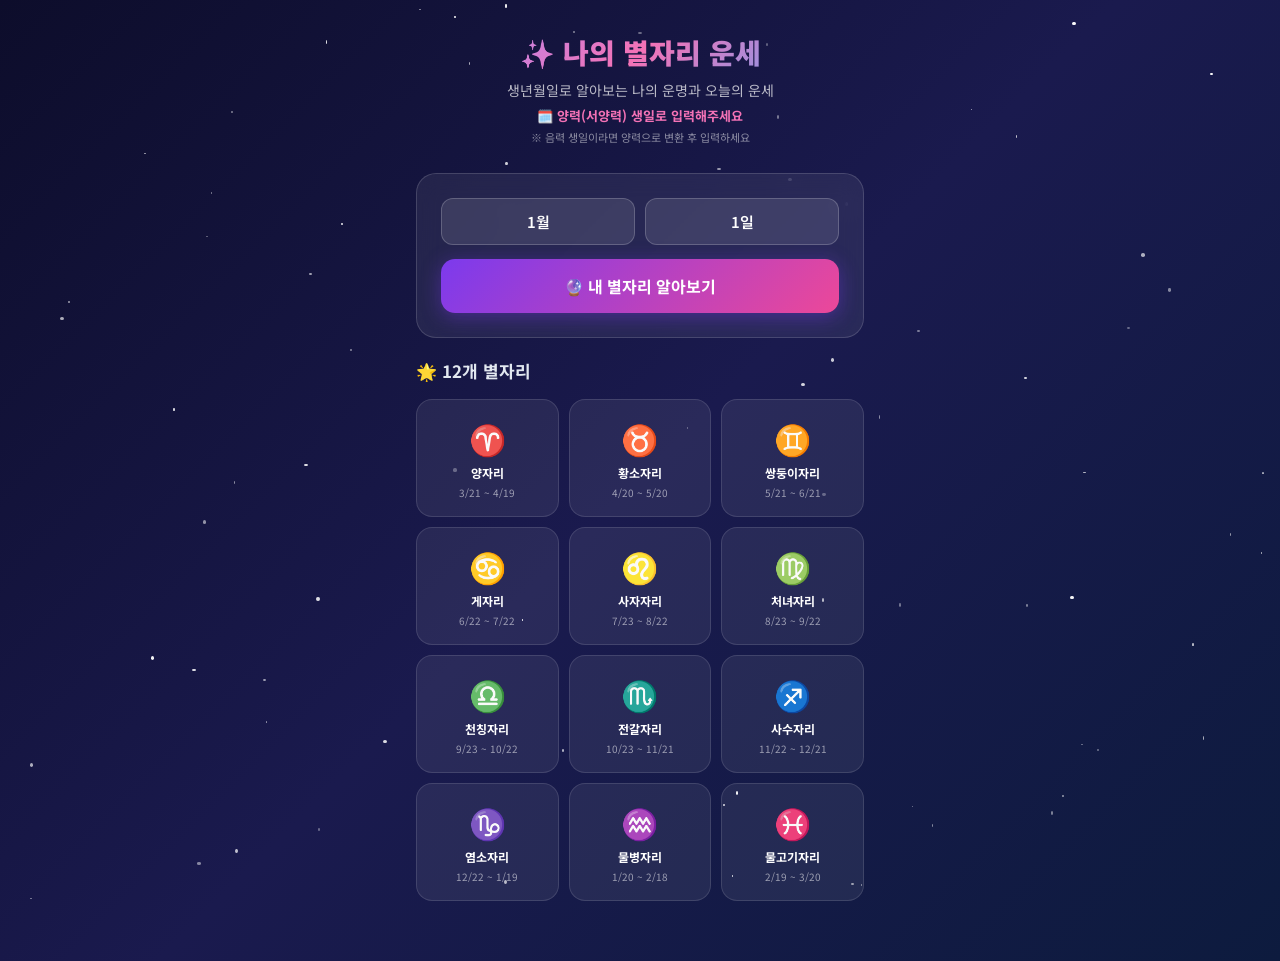
<file: index.html>
﻿<!DOCTYPE html>
<html lang="ko">
<head>
<meta charset="UTF-8" />
<meta name="viewport" content="width=device-width, initial-scale=1.0" />
<title>나의 별자리 운세 ✨</title>
<meta name="description" content="생년월일로 알아보는 나의 별자리 운세" />
<meta property="og:title" content="별자리가 말해주는 나의 운명" />
<meta property="og:description" content="태어난 날이 밝혀주는 진짜 나의 이야기 🔮 무료 운세 지금 바로 확인" />
<meta property="og:image" content="https://mind-lab-kr.github.io/star-site/star-thumbnail.jpg" />
<meta property="og:url" content="https://mind-lab-kr.github.io/star-site" />
<meta name="twitter:card" content="summary_large_image" />
<link href="https://fonts.googleapis.com/css2?family=Noto+Sans+KR:wght@400;500;700;900&display=swap" rel="stylesheet" />
<link rel="stylesheet" href="style.css" />
</head>
<body data-page="home">
<canvas id="shooting-star-canvas"></canvas>
<div id="twinkle-layer"></div>
<div class="page-wrap">

  <header class="site-header">
    <h1 class="site-title">✨ 나의 별자리 운세</h1>
    <p class="site-subtitle">생년월일로 알아보는 나의 운명과 오늘의 운세</p>
    <p class="birth-notice">🗓️ 양력(서양력) 생일로 입력해주세요</p>
    <p class="birth-sub-notice">※ 음력 생일이라면 양력으로 변환 후 입력하세요</p>
  </header>

  <div class="glass-card">
    <div class="date-select-row">
      <select id="month-select"></select>
      <select id="day-select"></select>
    </div>
    <button id="find-sign-btn" class="main-btn">🔮 내 별자리 알아보기</button>
  </div>

  <div class="section-title">🌟 12개 별자리</div>
  <div id="sign-list"></div>

</div>
<script src="data.js"></script>
<script src="app.js"></script>
</body>
</html>
</file>
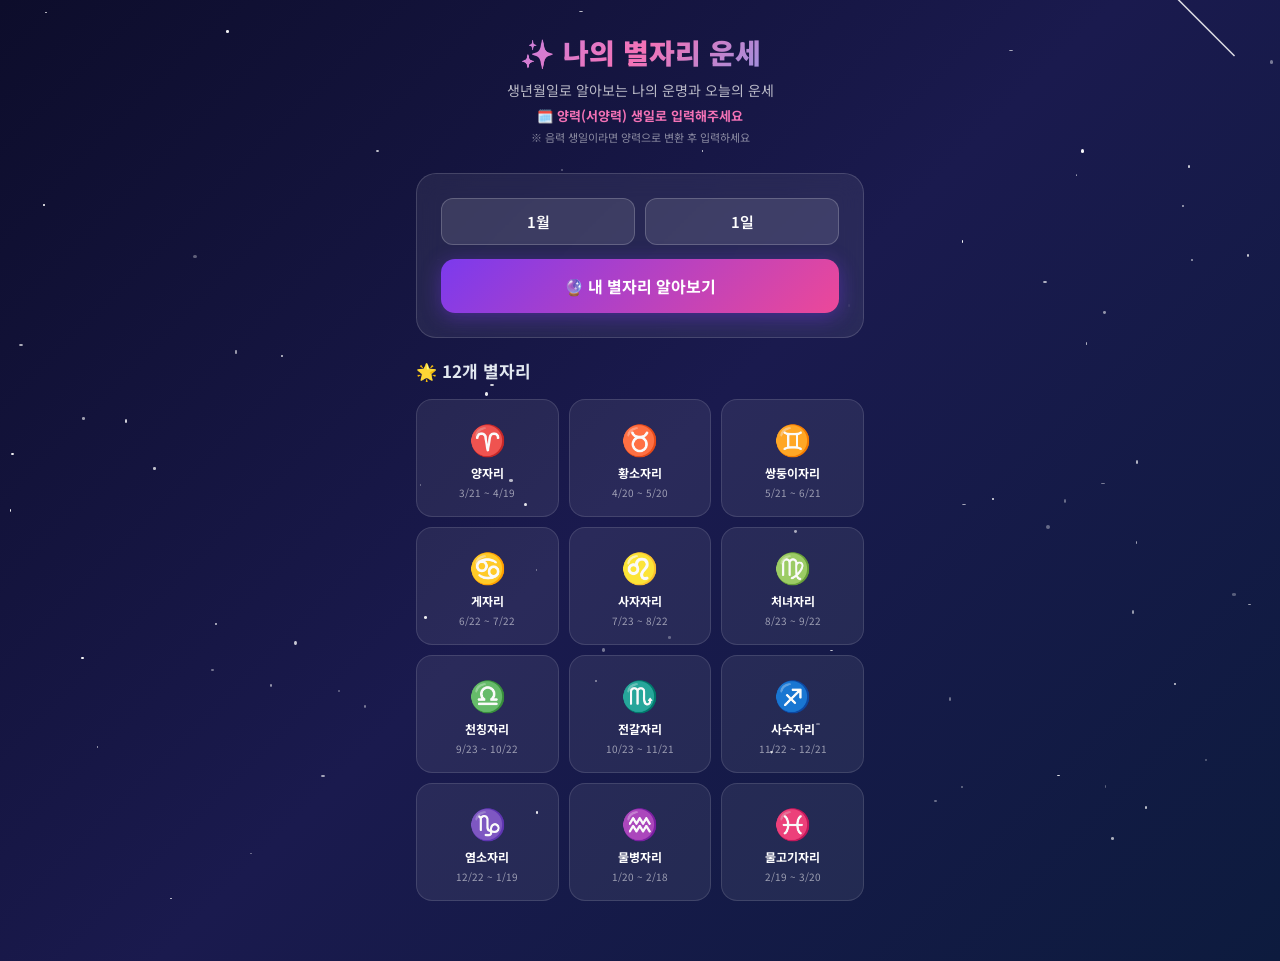
<file: result.html>
<!DOCTYPE html>
<html lang="ko">
<head>
<meta charset="UTF-8" />
<meta name="viewport" content="width=device-width, initial-scale=1.0" />
<title>별자리 결과 | 나의 별자리 운세</title>
<link href="https://fonts.googleapis.com/css2?family=Noto+Sans+KR:wght@400;500;700;900&display=swap" rel="stylesheet" />
<link rel="stylesheet" href="style.css" />
<style>
  @keyframes twinkle { from{opacity:0.3} to{opacity:1} }
  @keyframes fadeInUp {
    from { opacity: 0; transform: translateY(18px); }
    to   { opacity: 1; transform: translateY(0); }
  }

  .compat-item { padding: 10px 14px; margin-bottom: 8px; border-radius: 10px; font-size: 14px; }
  .compat-item.good { background: rgba(167,139,250,0.15); border: 1px solid rgba(167,139,250,0.3); }
  .compat-item.caution { background: rgba(251,191,36,0.1); border: 1px solid rgba(251,191,36,0.25); }
  .compat-reason { margin-top: 4px; font-size: 12px; color: rgba(255,255,255,0.65); line-height: 1.5; }

  .yearly-detail-item { margin-top: 12px; }
  .yearly-detail-label { font-size: 13px; font-weight: 700; color: #a78bfa; margin-bottom: 4px; }
  .yearly-detail-text { font-size: 13px; color: rgba(255,255,255,0.8); line-height: 1.7; }

  /* ===== 슬라이드 ===== */
  .page-wrap.slides-wrap { padding-bottom: 110px; }

  .slides-container { position: relative; }

  .slide { display: none; }
  .slide.active { display: block; animation: fadeInUp 0.45s ease; }

  .slide-progress { text-align: center; font-size: 12px; color: rgba(255,255,255,0.5); margin-bottom: 14px; }

  .slide-nav-fixed {
    position: fixed; left: 0; right: 0; bottom: 0;
    z-index: 20;
    display: flex; align-items: center; gap: 10px;
    max-width: 480px; margin: 0 auto;
    padding: 14px 16px calc(14px + env(safe-area-inset-bottom));
    background: rgba(13,13,43,0.85);
    backdrop-filter: blur(14px);
    border-top: 1px solid rgba(255,255,255,0.12);
  }

  .slide-nav-btn {
    flex: 1;
    padding: 13px;
    border-radius: 12px;
    border: none;
    font-family: 'Noto Sans KR', sans-serif;
    font-size: 14px; font-weight: 700;
    cursor: pointer;
    transition: transform 0.2s, opacity 0.2s;
  }
  .slide-nav-btn:active { transform: scale(0.97); }
  .slide-nav-btn:disabled { opacity: 0.35; cursor: default; }

  .slide-nav-btn.prev {
    background: rgba(255,255,255,0.1);
    color: #fff;
  }
  .slide-nav-btn.next {
    background: linear-gradient(135deg, #7c3aed, #ec4899);
    color: #fff;
  }

  .slide-dots { display: flex; gap: 6px; flex-shrink: 0; }
  .slide-dot { width: 6px; height: 6px; border-radius: 50%; background: rgba(255,255,255,0.25); transition: background 0.2s, transform 0.2s; }
  .slide-dot.active { background: #f472b6; transform: scale(1.3); }

  .lock-hint { margin-top: 14px; font-size: 12px; color: rgba(255,255,255,0.55); }

  .fortune-message-box {
    margin-top: 16px;
    padding: 18px 20px;
    border-radius: 16px;
    background: linear-gradient(135deg, rgba(124,58,237,0.22), rgba(236,72,153,0.16));
    border: 1px solid rgba(167,139,250,0.35);
    font-size: 16px;
    font-weight: 600;
    color: #fff;
    line-height: 1.85;
    text-align: center;
    letter-spacing: -0.2px;
  }
</style>
</head>
<body data-page="result">
<canvas id="shooting-star-canvas"></canvas>
<div id="twinkle-layer"></div>
<div class="page-wrap slides-wrap">

  <a href="index.html" class="back-link">← 처음으로</a>
  <div class="slide-progress"><span id="slide-progress-text">1 / 6</span></div>

  <div class="slides-container">

    <!-- 1페이지: 기본정보 + 특성 -->
    <section class="slide active" data-slide="1">
      <div class="glass-card" style="text-align:center; margin-bottom:20px;">
        <span id="result-symbol" class="result-symbol"></span>
        <h1 id="result-name" class="result-name"></h1>
        <p id="result-date" class="result-date"></p>
        <div style="margin-top:10px; font-size:13px; color:rgba(255,255,255,0.6);">
          원소: <b id="result-element" style="color:#a78bfa;"></b>
          &nbsp;|&nbsp;
          수호행성: <b id="result-planet" style="color:#f472b6;"></b>
        </div>
      </div>

      <div class="glass-card">
        <div class="section-title">✨ 나의 별자리 특성</div>
        <div id="result-traits" class="traits-list"></div>
        <p id="result-description" style="margin-top:12px; font-size:13px; color:rgba(255,255,255,0.75); line-height:1.7;"></p>
      </div>
    </section>

    <!-- 2페이지: 능력치 + 수호아이템 -->
    <section class="slide" data-slide="2">
      <div class="glass-card">
        <div class="section-title">📊 나의 별자리 능력치</div>
        <div class="stat-row">
          <span class="stat-label">👑 리더십</span>
          <div class="stat-bar-wrap"><div class="stat-bar" id="stat-bar-leadership" style="width:0%"></div></div>
          <span class="stat-value" id="stat-val-leadership">0</span>
        </div>
        <div class="stat-row">
          <span class="stat-label">💧 감수성</span>
          <div class="stat-bar-wrap"><div class="stat-bar" id="stat-bar-sensitivity" style="width:0%"></div></div>
          <span class="stat-value" id="stat-val-sensitivity">0</span>
        </div>
        <div class="stat-row">
          <span class="stat-label">⚡ 활동성</span>
          <div class="stat-bar-wrap"><div class="stat-bar" id="stat-bar-activity" style="width:0%"></div></div>
          <span class="stat-value" id="stat-val-activity">0</span>
        </div>
        <div class="stat-row">
          <span class="stat-label">🎨 창의력</span>
          <div class="stat-bar-wrap"><div class="stat-bar" id="stat-bar-creativity" style="width:0%"></div></div>
          <span class="stat-value" id="stat-val-creativity">0</span>
        </div>
        <div class="stat-row">
          <span class="stat-label">💬 사교성</span>
          <div class="stat-bar-wrap"><div class="stat-bar" id="stat-bar-sociability" style="width:0%"></div></div>
          <span class="stat-value" id="stat-val-sociability">0</span>
        </div>
      </div>

      <div class="glass-card">
        <div class="section-title">🌟 나의 수호 아이템</div>
        <div class="info-row"><span class="info-label">💎 수호석</span><span class="info-value" id="result-stone"></span></div>
        <div class="info-row"><span class="info-label">🎨 수호색</span><span class="info-value" id="result-color"></span></div>
        <div class="info-row"><span class="info-label">🦁 수호동물</span><span class="info-value" id="result-animal"></span></div>
        <div class="info-row"><span class="info-label">🔢 행운 숫자</span><span class="info-value" id="result-lucky"></span></div>
      </div>
    </section>

    <!-- 3페이지: 쿠팡 잠금 화면 -->
    <section class="slide" data-slide="3">
      <div class="coupang-banner" id="lock-section">
        <div style="font-size:36px; margin-bottom:10px;">🔮</div>
        <div class="coupang-title">오늘의 운세 확인하기</div>
        <div class="coupang-subtitle">아래 버튼을 누르면 쿠팡 파트너스 페이지가 열립니다. 창을 닫으면 운세가 자동으로 공개됩니다.</div>
        <div style="font-size:36px;">🛍️ → 🔓</div>
        <p class="coupang-fine-print">이 포스팅은 쿠팡 파트너스 활동의 일환으로, 이에 따른 일정액의 수수료를 제공받습니다.</p>
        <p class="lock-hint" id="lock-hint">👉 하단의 [운세 공개하기] 버튼을 눌러주세요</p>
      </div>
    </section>

    <!-- 4페이지: 오늘의 운세 -->
    <section class="slide" data-slide="4">
      <div class="glass-card">
        <div class="section-title">🔮 오늘의 운세</div>
        <div class="fortune-grid">
          <div class="fortune-item">
            <span class="fortune-emoji">💕</span>
            <span class="fortune-label">연애운</span>
            <div class="fortune-stars" id="fortune-love"></div>
          </div>
          <div class="fortune-item">
            <span class="fortune-emoji">💰</span>
            <span class="fortune-label">금전운</span>
            <div class="fortune-stars" id="fortune-money"></div>
          </div>
          <div class="fortune-item">
            <span class="fortune-emoji">💪</span>
            <span class="fortune-label">건강운</span>
            <div class="fortune-stars" id="fortune-health"></div>
          </div>
          <div class="fortune-item">
            <span class="fortune-emoji">💼</span>
            <span class="fortune-label">직업운</span>
            <div class="fortune-stars" id="fortune-work"></div>
          </div>
        </div>
        <p id="fortune-message" class="fortune-message-box"></p>
        <div style="margin-top:10px; font-size:12px; color:rgba(255,255,255,0.55); text-align:center;">
          🎨 오늘의 행운 색상: <b id="fortune-lucky-color" style="color:#f472b6;"></b>
        </div>
      </div>
    </section>

    <!-- 5페이지: 연간 운세 -->
    <section class="slide" data-slide="5">
      <div class="glass-card">
        <div class="section-title" id="yearly-year-label">연간 운세</div>
        <p id="fortune-yearly" style="font-size:14px; color:rgba(255,255,255,0.85); line-height:1.8;"></p>
        <div id="fortune-yearly-detail"></div>
      </div>
    </section>

    <!-- 6페이지: 궁합 -->
    <section class="slide" data-slide="6">
      <div class="glass-card">
        <div class="section-title">💕 별자리 궁합 TOP3</div>
        <div id="result-compat-list"></div>
      </div>
      <div class="glass-card">
        <div class="section-title">⚠️ 주의할 별자리</div>
        <div id="result-avoid"></div>
      </div>
    </section>

  </div>
  <!-- /slides-container -->

  <div class="slide-nav-fixed">
    <button id="slide-prev" class="slide-nav-btn prev">← 이전</button>
    <div class="slide-dots" id="slide-dots"></div>
    <button id="slide-next" class="slide-nav-btn next">다음 →</button>
  </div>

</div>
<script src="data.js"></script>
<script src="app.js"></script>
</body>
</html>
</file>
<file: style.css>
* { box-sizing: border-box; margin: 0; padding: 0; }

body {
  font-family: 'Noto Sans KR', sans-serif;
  background: linear-gradient(135deg, #0d0d2b 0%, #1a1a4e 50%, #0d1b3e 100%);
  color: #fff;
  min-height: 100vh;
  overflow-x: hidden;
}

#shooting-star-canvas {
  position: fixed; top: 0; left: 0;
  width: 100%; height: 100%;
  pointer-events: none; z-index: 0;
}

#twinkle-layer {
  position: fixed; top: 0; left: 0;
  width: 100%; height: 100%;
  pointer-events: none; z-index: 0;
}

.page-wrap {
  position: relative; z-index: 1;
  max-width: 480px;
  margin: 0 auto;
  padding: 32px 16px 60px;
}

.site-header { text-align: center; margin-bottom: 28px; }

.site-title {
  font-size: 28px; font-weight: 900;
  background: linear-gradient(135deg, #a78bfa, #f472b6, #60a5fa);
  -webkit-background-clip: text;
  -webkit-text-fill-color: transparent;
  background-clip: text;
  margin-bottom: 8px;
}

.site-subtitle { font-size: 14px; color: rgba(255,255,255,0.7); margin-bottom: 6px; }

.birth-notice { font-size: 13px; color: #f472b6; font-weight: 700; margin-bottom: 4px; }
.birth-sub-notice { font-size: 11px; color: rgba(255,255,255,0.5); }

.glass-card {
  background: rgba(255,255,255,0.07);
  border: 1px solid rgba(255,255,255,0.15);
  backdrop-filter: blur(12px);
  border-radius: 20px;
  padding: 24px;
  margin-bottom: 20px;
}

.date-select-row { display: flex; gap: 10px; margin-bottom: 14px; }

.date-select-row select {
  flex: 1;
  background: rgba(255,255,255,0.1);
  border: 1px solid rgba(255,255,255,0.2);
  border-radius: 12px;
  color: #fff;
  font-family: 'Noto Sans KR', sans-serif;
  font-size: 15px; font-weight: 600;
  padding: 12px 10px;
  cursor: pointer;
  appearance: none;
  text-align: center;
}

.date-select-row select option { background: #1a1a4e; color: #fff; }

.main-btn {
  width: 100%; padding: 15px;
  background: linear-gradient(135deg, #7c3aed, #ec4899);
  border: none; border-radius: 14px;
  color: #fff;
  font-family: 'Noto Sans KR', sans-serif;
  font-size: 16px; font-weight: 700;
  cursor: pointer;
  transition: transform 0.2s, box-shadow 0.2s;
  box-shadow: 0 4px 20px rgba(124,58,237,0.4);
}

.main-btn:hover { transform: translateY(-2px); box-shadow: 0 6px 28px rgba(124,58,237,0.6); }

.section-title { font-size: 17px; font-weight: 700; margin-bottom: 16px; color: #e2e8f0; }

/* ★ 핵심: 별자리 그리드 카드 ★ */
.sign-grid {
  display: grid;
  grid-template-columns: repeat(3, 1fr);
  gap: 10px;
}

.sign-card {
  background: rgba(255,255,255,0.07);
  border: 1px solid rgba(255,255,255,0.12);
  border-radius: 16px;
  padding: 16px 8px;
  text-align: center;
  cursor: pointer;
  transition: transform 0.2s, background 0.2s;
  text-decoration: none;
  color: #fff;
  display: flex;
  flex-direction: column;
  align-items: center;
  gap: 4px;
}

.sign-card:hover { transform: translateY(-3px); background: rgba(255,255,255,0.14); }
.sign-card .sign-symbol { font-size: 30px; }
.sign-card .sign-name { font-size: 12px; font-weight: 700; }
.sign-card .sign-date { font-size: 10px; color: rgba(255,255,255,0.55); }

.back-link {
  display: inline-block; margin-bottom: 20px;
  color: rgba(255,255,255,0.6); text-decoration: none;
  font-size: 14px; transition: color 0.2s;
}
.back-link:hover { color: #fff; }

.result-header { text-align: center; margin-bottom: 20px; }
.result-symbol { font-size: 60px; display: block; margin-bottom: 8px; }
.result-name {
  font-size: 22px; font-weight: 900;
  background: linear-gradient(135deg, #a78bfa, #f472b6);
  -webkit-background-clip: text;
  -webkit-text-fill-color: transparent;
  background-clip: text;
}
.result-date { font-size: 13px; color: rgba(255,255,255,0.6); margin-top: 4px; }

.stat-row { display: flex; justify-content: space-between; align-items: center; margin-bottom: 10px; }
.stat-label { font-size: 13px; color: rgba(255,255,255,0.7); width: 60px; }
.stat-bar-wrap { flex: 1; height: 8px; background: rgba(255,255,255,0.1); border-radius: 4px; margin: 0 10px; overflow: hidden; }
.stat-bar { height: 100%; border-radius: 4px; background: linear-gradient(90deg, #7c3aed, #ec4899); transition: width 0.8s ease; }
.stat-value { font-size: 13px; font-weight: 700; color: #a78bfa; width: 28px; text-align: right; }

.fortune-grid { display: grid; grid-template-columns: repeat(2, 1fr); gap: 10px; }
.fortune-item { background: rgba(255,255,255,0.06); border-radius: 12px; padding: 12px; text-align: center; }
.fortune-emoji { font-size: 22px; display: block; margin-bottom: 4px; }
.fortune-label { font-size: 11px; color: rgba(255,255,255,0.5); display: block; margin-bottom: 4px; }
.fortune-stars { font-size: 14px; color: #f59e0b; }

.compat-select-row { display: flex; align-items: center; gap: 10px; margin-bottom: 14px; }
.compat-select-row select {
  flex: 1;
  background: rgba(255,255,255,0.1);
  border: 1px solid rgba(255,255,255,0.2);
  border-radius: 12px;
  color: #fff;
  font-family: 'Noto Sans KR', sans-serif;
  font-size: 14px; padding: 12px 8px;
  cursor: pointer; appearance: none; text-align: center;
}
.compat-select-row select option { background: #1a1a4e; color: #fff; }
.compat-heart { font-size: 22px; flex-shrink: 0; }

.compat-result { display: none; }
.compat-result.show { display: block; }

.compat-pair-header { display: flex; align-items: center; justify-content: center; gap: 16px; margin-bottom: 16px; }
.compat-sign-info { text-align: center; }
.compat-sign-symbol { font-size: 40px; display: block; }
.compat-sign-name { font-size: 13px; font-weight: 700; }
.compat-vs { font-size: 20px; color: rgba(255,255,255,0.3); }

.score-display { text-align: center; margin-bottom: 16px; }
.score-num {
  font-size: 56px; font-weight: 900;
  background: linear-gradient(135deg, #a78bfa, #f472b6);
  -webkit-background-clip: text;
  -webkit-text-fill-color: transparent;
  background-clip: text;
  line-height: 1;
}
.score-grade {
  display: inline-block; margin-top: 6px;
  padding: 4px 16px; border-radius: 20px;
  font-size: 13px; font-weight: 700;
  background: linear-gradient(135deg, #7c3aed, #ec4899);
}

.compat-good-list, .compat-caution-list { list-style: none; padding: 0; }
.compat-good-list li { padding: 6px 0; font-size: 13px; }
.compat-good-list li::before { content: "✅ "; }
.compat-caution-list li { padding: 6px 0; font-size: 13px; }
.compat-caution-list li::before { content: "⚠️ "; }

.coupang-banner {
  background: linear-gradient(135deg, rgba(234,67,53,0.15), rgba(234,67,53,0.05));
  border: 1px solid rgba(234,67,53,0.3);
  border-radius: 16px; padding: 20px; text-align: center; margin-top: 12px;
}
.coupang-title { font-size: 15px; font-weight: 700; margin-bottom: 4px; }
.coupang-subtitle { font-size: 12px; color: rgba(255,255,255,0.6); margin-bottom: 12px; }
.coupang-btn {
  display: inline-block; padding: 11px 28px;
  background: #e84118; border-radius: 10px;
  color: #fff; font-size: 14px; font-weight: 700;
  text-decoration: none; transition: transform 0.2s;
}
.coupang-btn:hover { transform: translateY(-2px); }
.coupang-fine-print { font-size: 10px; color: rgba(255,255,255,0.35); margin-top: 10px; }

.chart-wrap { max-width: 280px; margin: 0 auto; }

.traits-list { display: flex; flex-wrap: wrap; gap: 8px; margin-top: 6px; }
.trait-badge {
  background: rgba(167,139,250,0.2);
  border: 1px solid rgba(167,139,250,0.4);
  border-radius: 20px; padding: 4px 12px;
  font-size: 12px; color: #c4b5fd;
}

.info-row { display: flex; justify-content: space-between; padding: 8px 0; border-bottom: 1px solid rgba(255,255,255,0.07); font-size: 13px; }
.info-row:last-child { border-bottom: none; }
.info-label { color: rgba(255,255,255,0.55); }
.info-value { font-weight: 600; }
@keyframes twinkle { from{opacity:0.3} to{opacity:1} }

.result-symbol { font-size: 64px; display: block; margin-bottom: 10px; }
.result-name { font-size: 24px; font-weight: 900; background: linear-gradient(135deg, #a78bfa, #f472b6); -webkit-background-clip: text; -webkit-text-fill-color: transparent; background-clip: text; }
.result-date { font-size: 13px; color: rgba(255,255,255,0.6); margin-top: 4px; }

/* ===== 모바일 여백 최적화 (PC 스타일은 유지) ===== */
@media (max-width: 768px) {
  .page-wrap { padding: 20px 14px 36px; }
  .site-header { margin-bottom: 18px; }

  .glass-card { padding: 16px; margin-bottom: 14px; }
  .main-btn { padding: 13px; }
  .section-title { margin-bottom: 12px; }

  .sign-grid { gap: 8px; }
  .sign-card { padding: 12px 6px; }

  .fortune-grid { gap: 8px; }
  .fortune-item { padding: 10px; }
  .fortune-message-box { margin-top: 12px; padding: 14px 16px; }

  .coupang-banner { padding: 16px; margin-top: 8px; }
  .lock-hint { margin-top: 10px; }

  .page-wrap.slides-wrap { padding-bottom: 84px; }
  .slide-progress { margin-bottom: 10px; }
  .slide-nav-fixed { padding: 10px 14px calc(10px + env(safe-area-inset-bottom)); }

  .compat-pair-header { margin-bottom: 12px; }
  .score-display { margin-bottom: 12px; }
}
</file>
